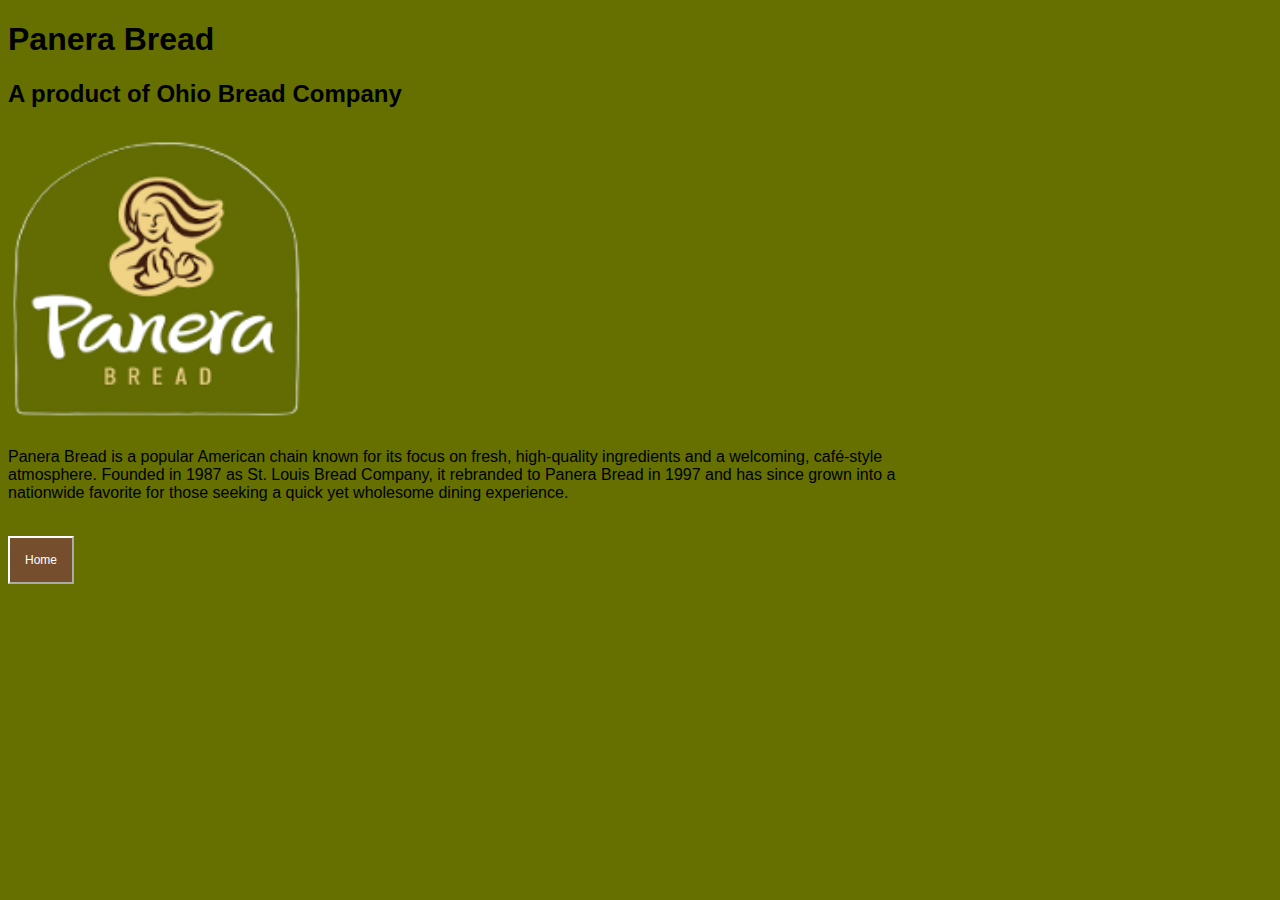
<file: index.html>
<!DOCTYPE html>
<html lang="en">
  <head>
    <meta charset="UTF-8">
    <meta name="viewport" content="width=device-width, initial-scale=1.0">
    <title>Panera Bread</title>
    <link rel="stylesheet" href="style.css">
  </head>
  <body>
    <h1>Panera Bread</h1>
    <h2>A product of Ohio Bread Company</h2>
    <img src="Panera logo bg remove.png" style="width: 300px; height: 300px;">
      <p>Panera Bread is a popular American chain known for its focus on fresh, high-quality ingredients and a welcoming, café-style atmosphere. Founded in 1987 as St. Louis Bread Company, it rebranded to Panera Bread in 1997 and has since grown into a nationwide favorite for those seeking a quick yet wholesome dining experience.</p>
    <br>
    <a href="menu.html">
      <button>Home</button>
    </a>
  </body>
</html>
</file>
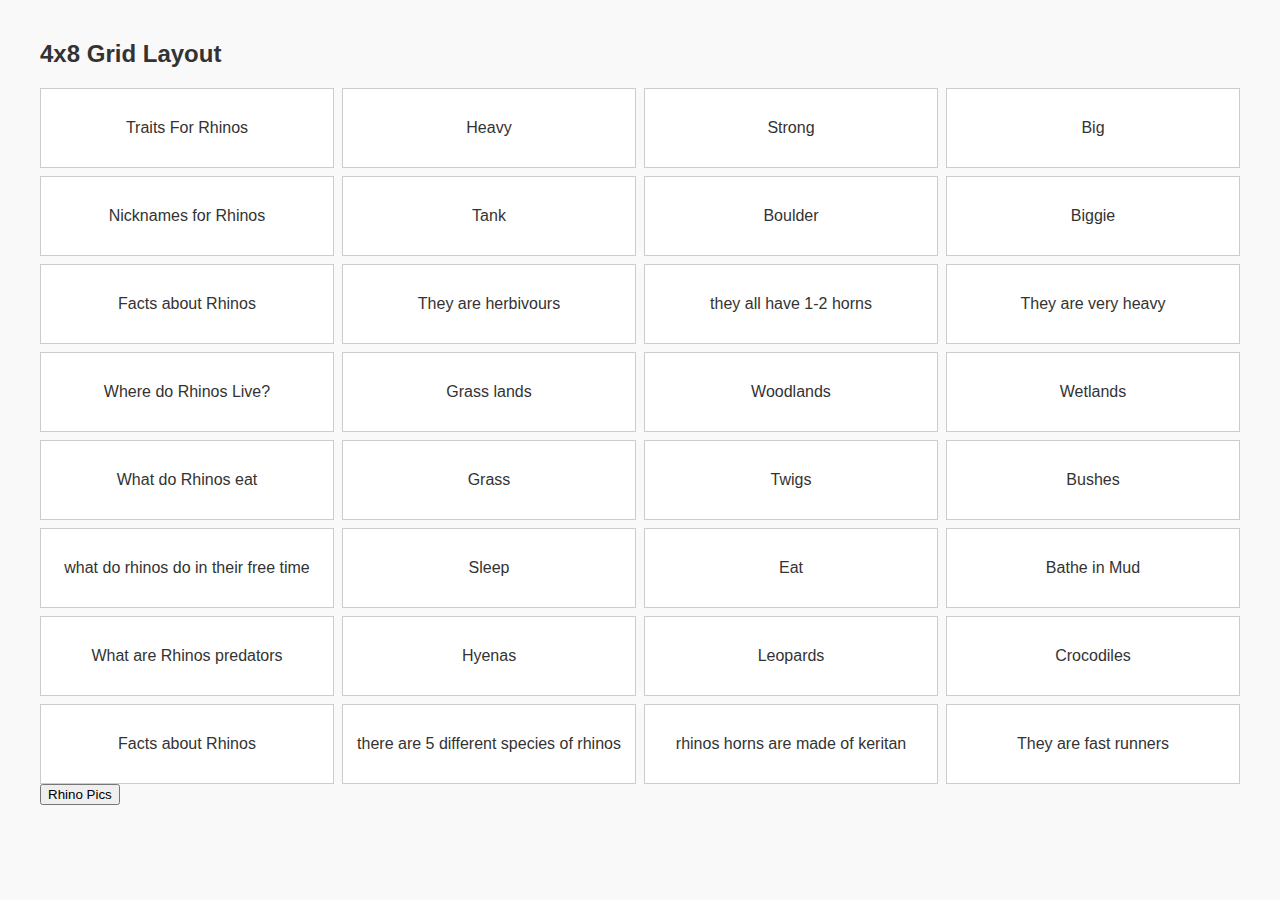
<file: boxes.html>
<!DOCTYPE html>
<html lang="en">
<head>
  <meta charset="UTF-8">
  <title>4x8 Grid Layout</title>
  <style>
    body {
      font-family: sans-serif;
      margin: 40px;
      background-color: #f9f9f9;
      color: #333;
    }

    .grid-container {
      display: grid;
      grid-template-columns: repeat(4, 1fr); /* 4 columns */
      grid-template-rows: repeat(8, 80px);   /* 8 rows */
      gap: 8px;
    }

    .grid-item {
      background-color: #fff;
      border: 1px solid #ccc;
      display: flex;
      align-items: center;
      justify-content: center;
      font-size: 16px;
    }
  </style>
</head>
<body>

  <h2>4x8 Grid Layout</h2>

  <div class="grid-container">
    <!-- 32 grid items: 4 columns x 8 rows -->
    <!-- You can generate this with a loop if needed -->
    <!-- Row 1 -->
    <div class="grid-item">Traits For Rhinos</div>
    <div class="grid-item">Heavy</div>
    <div class="grid-item">Strong</div>
    <div class="grid-item">Big</div>
    <!-- Row 2 -->
    <div class="grid-item">Nicknames for Rhinos</div>
    <div class="grid-item">Tank</div>
    <div class="grid-item">Boulder</div>
    <div class="grid-item">Biggie</div>
    <!-- Row 3 -->
    <div class="grid-item">Facts about Rhinos</div>
    <div class="grid-item">They are herbivours</div>
    <div class="grid-item">they all have 1-2 horns</div>
    <div class="grid-item">They are very heavy</div>
    <!-- Row 4 -->
    <div class="grid-item">Where do Rhinos Live?</div>
    <div class="grid-item">Grass lands</div>
    <div class="grid-item">Woodlands</div>
    <div class="grid-item">Wetlands</div>
    <!-- Row 5 -->
    <div class="grid-item">What do Rhinos eat</div>
    <div class="grid-item">Grass</div>
    <div class="grid-item">Twigs</div>
    <div class="grid-item">Bushes</div>
    <!-- Row 6 -->
    <div class="grid-item">what do rhinos do in their free time</div>
    <div class="grid-item">Sleep</div>
    <div class="grid-item">Eat</div>
    <div class="grid-item">Bathe in Mud</div>
    <!-- Row 7 -->
    <div class="grid-item">What are Rhinos predators</div>
    <div class="grid-item">Hyenas</div>
    <div class="grid-item">Leopards</div>
    <div class="grid-item">Crocodiles</div>
    <!-- Row 8 -->
    <div class="grid-item">Facts about Rhinos</div>
    <div class="grid-item">there are 5 different species of rhinos</div>
    <div class="grid-item">rhinos horns are made of keritan</div>
    <div class="grid-item">They are fast runners</div>
  </div>
   <a href="Rhino pics.html">
        <button>Rhino Pics</button>
        </a>
    </body>
</html>

</body>
</html>
</file>
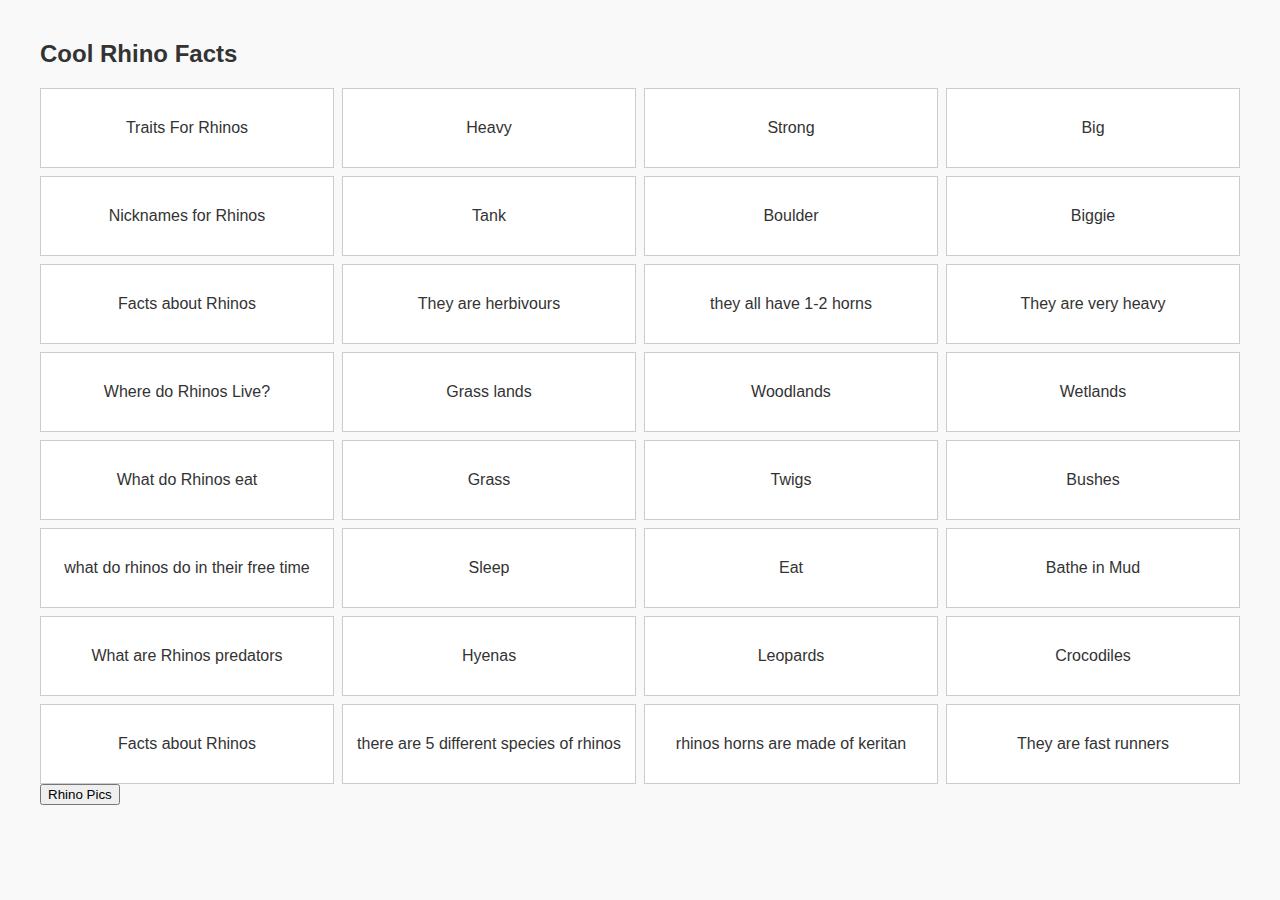
<file: final rhino.html>
<!DOCTYPE html>
<html lang="en">
<head>
  <meta charset="UTF-8">
  <title>Facts About Rhinos</title>
  <style>
    body {
      font-family: sans-serif;
      margin: 40px;
      background-color: #f9f9f9;
      color: #333;
    }

    .grid-container {
      display: grid;
      grid-template-columns: repeat(4, 1fr); /* 4 columns */
      grid-template-rows: repeat(8, 80px);   /* 8 rows */
      gap: 8px;
    }

    .grid-item {
      background-color: #fff;
      border: 1px solid #ccc;
      display: flex;
      align-items: center;
      justify-content: center;
      font-size: 16px;
    }
  </style>
</head>
<body>

  <h2>Cool Rhino Facts</h2>

  <div class="grid-container">
    <div class="grid-item">Traits For Rhinos</div>
    <div class="grid-item">Heavy</div>
    <div class="grid-item">Strong</div>
    <div class="grid-item">Big</div>
    <!-- Row 2 -->
    <div class="grid-item">Nicknames for Rhinos</div>
    <div class="grid-item">Tank</div>
    <div class="grid-item">Boulder</div>
    <div class="grid-item">Biggie</div>
    <!-- Row 3 -->
    <div class="grid-item">Facts about Rhinos</div>
    <div class="grid-item">They are herbivours</div>
    <div class="grid-item">they all have 1-2 horns</div>
    <div class="grid-item">They are very heavy</div>
    <!-- Row 4 -->
    <div class="grid-item">Where do Rhinos Live?</div>
    <div class="grid-item">Grass lands</div>
    <div class="grid-item">Woodlands</div>
    <div class="grid-item">Wetlands</div>
    <!-- Row 5 -->
    <div class="grid-item">What do Rhinos eat</div>
    <div class="grid-item">Grass</div>
    <div class="grid-item">Twigs</div>
    <div class="grid-item">Bushes</div>
    <!-- Row 6 -->
    <div class="grid-item">what do rhinos do in their free time</div>
    <div class="grid-item">Sleep</div>
    <div class="grid-item">Eat</div>
    <div class="grid-item">Bathe in Mud</div>
    <!-- Row 7 -->
    <div class="grid-item">What are Rhinos predators</div>
    <div class="grid-item">Hyenas</div>
    <div class="grid-item">Leopards</div>
    <div class="grid-item">Crocodiles</div>
    <!-- Row 8 -->
    <div class="grid-item">Facts about Rhinos</div>
    <div class="grid-item">there are 5 different species of rhinos</div>
    <div class="grid-item">rhinos horns are made of keritan</div>
    <div class="grid-item">They are fast runners</div>
  </div>
   <a href="Rhino pics.html">
        <button>Rhino Pics</button>
        </a>
    </body>
</html>

</body>
</html>
</file>
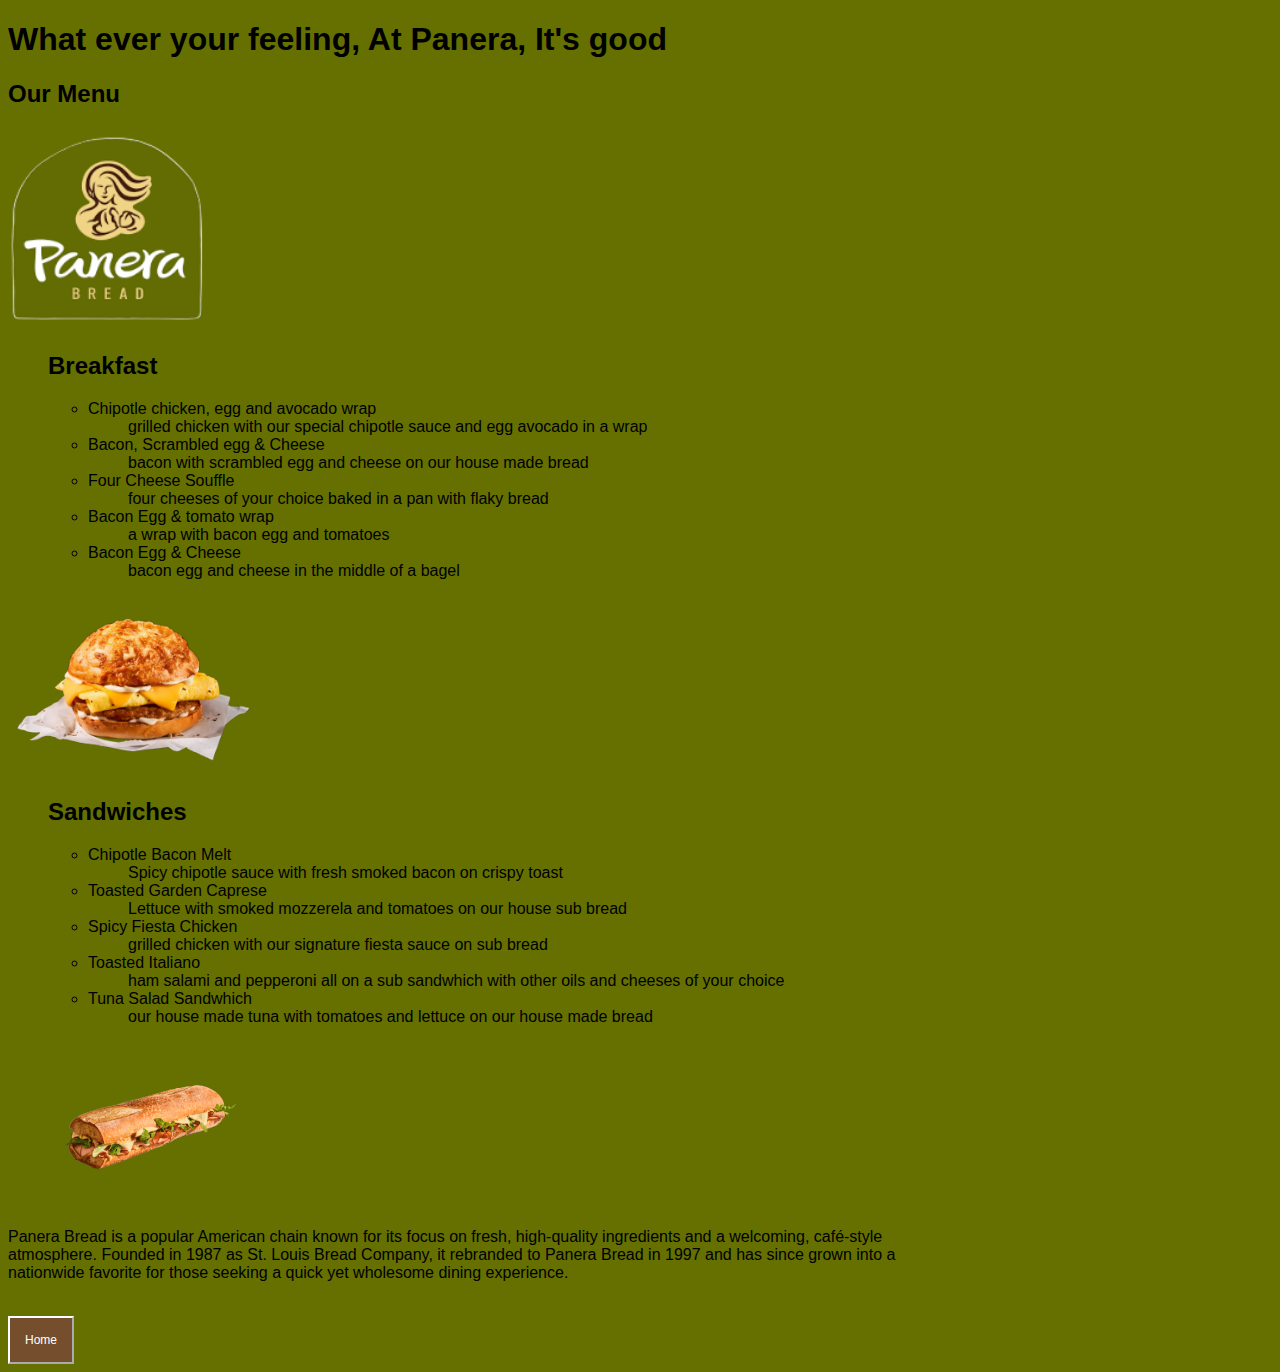
<file: menu.html>
<!DOCTYPE html>
<html lang="en">
<head>
    <meta charset="UTF-8">
    <meta name="viewport" content="width=device-width, initial-scale=1.0">
    <title>Panera Menu</title>
    <link rel="stylesheet" href="style.css">
</head>
<body>
  <h1>What ever your feeling, At Panera, It's good</h1>
  <h2>Our Menu</h2>
  <img src="Panera logo bg remove.png" style="width: 200px; height: 200px;">
  <ul>
    <h2>Breakfast</h2>
      <ul>
        <li>Chipotle chicken, egg and avocado wrap <ul>grilled chicken with our special chipotle sauce and egg avocado in a wrap</ul></li>
        <li>Bacon, Scrambled egg & Cheese<ul> bacon with scrambled egg and cheese on our house made bread</ul></li>
        <li>Four Cheese Souffle<ul> four cheeses of your choice baked in a pan with flaky bread</ul></li>
        <li>Bacon Egg & tomato wrap<ul> a wrap with bacon egg and tomatoes</ul></li>
        <li>Bacon Egg & Cheese<ul> bacon egg and cheese in the middle of a bagel</ul></li>
      </ul>
  </ul>
  <a href="https://www.panerabread.com/en-us/menu/categories/breakfast.html"/>
    <img src="panera food 3.png" style="width:250px;">
  </a>
  <ul>
    <h2>Sandwiches</h2>
      <ul>
        <li>Chipotle Bacon Melt<ul> Spicy chipotle sauce with fresh smoked bacon on crispy toast</ul></li>
        <li>Toasted Garden Caprese<ul> Lettuce with smoked mozzerela and tomatoes on our house sub bread</ul></li>
        <li>Spicy Fiesta Chicken<ul> grilled chicken with our signature fiesta sauce on sub bread</ul></li>
        <li>Toasted Italiano<ul> ham salami and pepperoni all on a sub sandwhich with other oils and cheeses of your choice</ul></li>
        <li>Tuna Salad Sandwhich<ul> our house made tuna with tomatoes and lettuce on our house made bread</ul></li>
      </ul>
    </li>
  </ul> 
  <a href=https://www.panerabread.com/content/panerabread_com/en-us/home.html>
    <img src="Panera food 2.png" style="width: 300px; height: 100%;"> 
  </a>
  <p>Panera Bread is a popular American chain known for its focus on fresh, high-quality ingredients and a welcoming, café-style atmosphere. Founded in 1987 as St. Louis Bread Company, it rebranded to Panera Bread in 1997 and has since grown into a nationwide favorite for those seeking a quick yet wholesome dining experience.</p>
  <br>
  <a href="index.html">
    <button>Home</button>
  </a>
  </body>
</html>
</file>
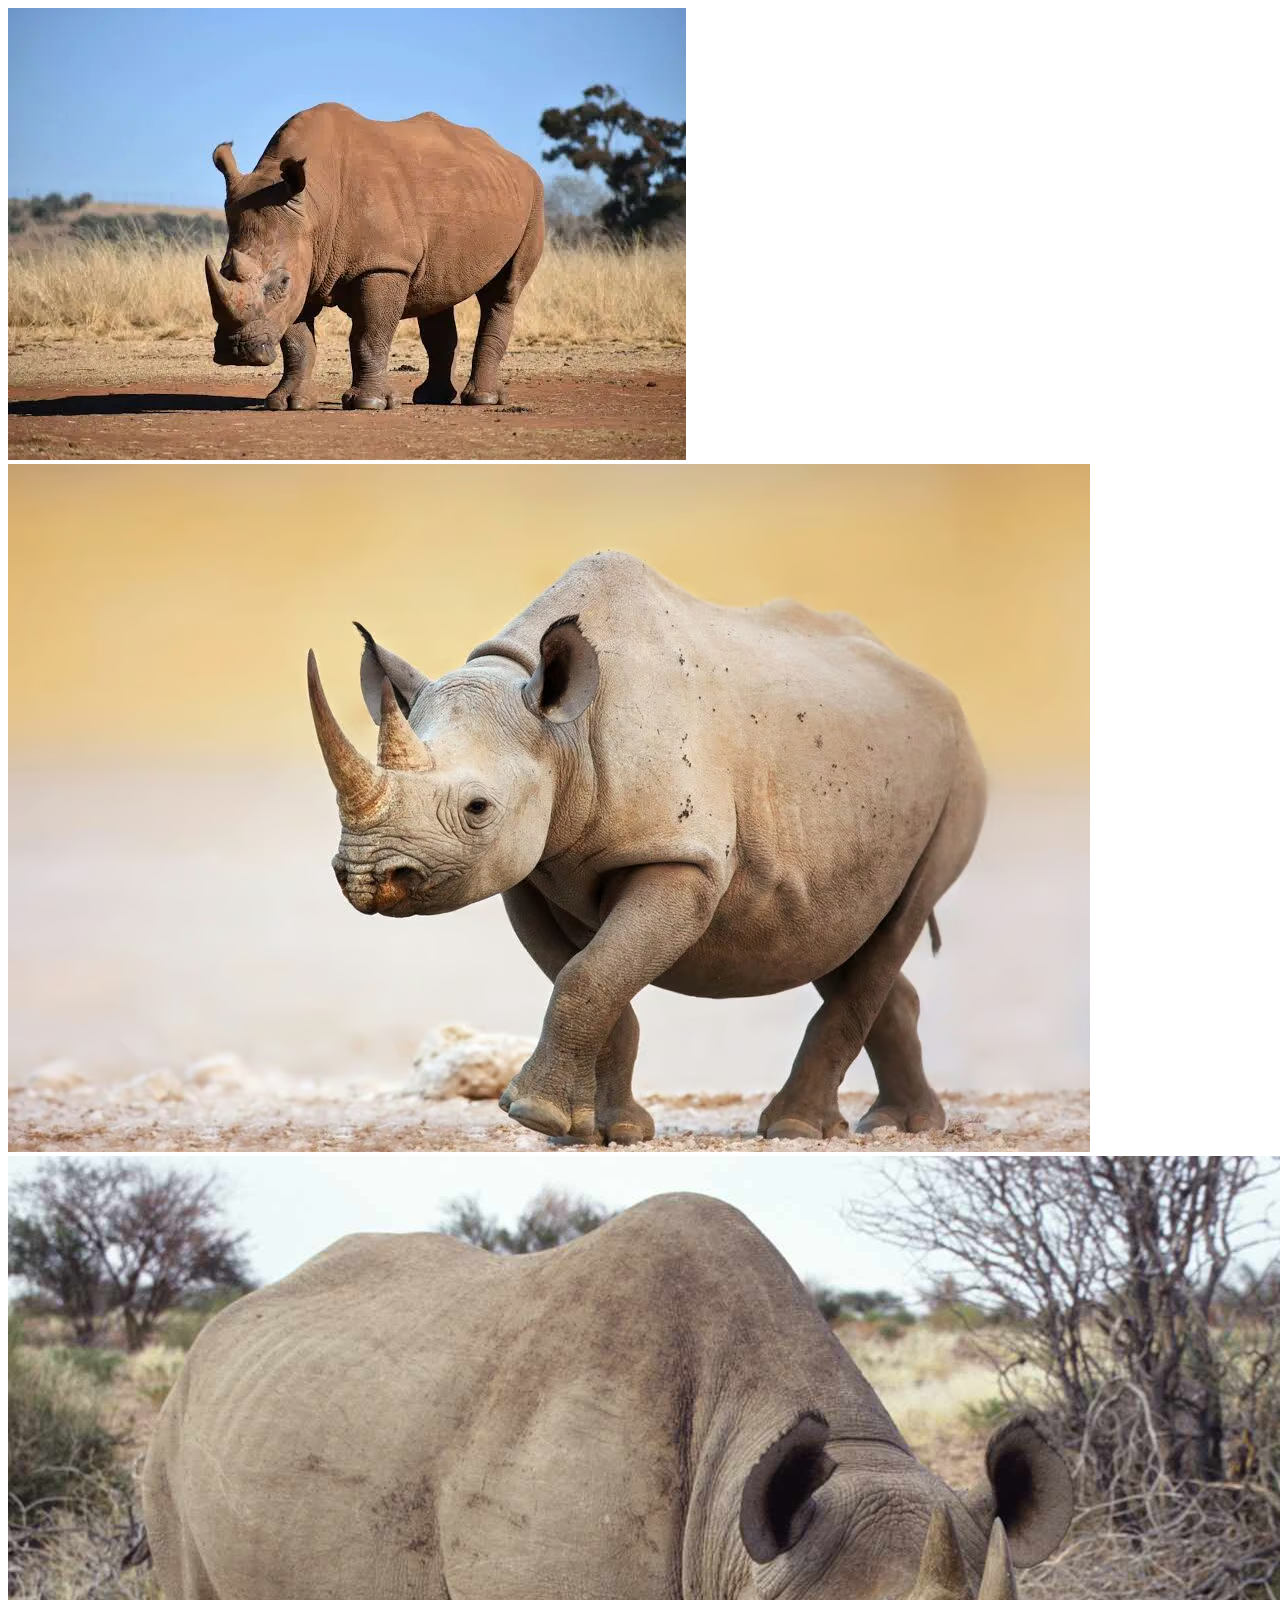
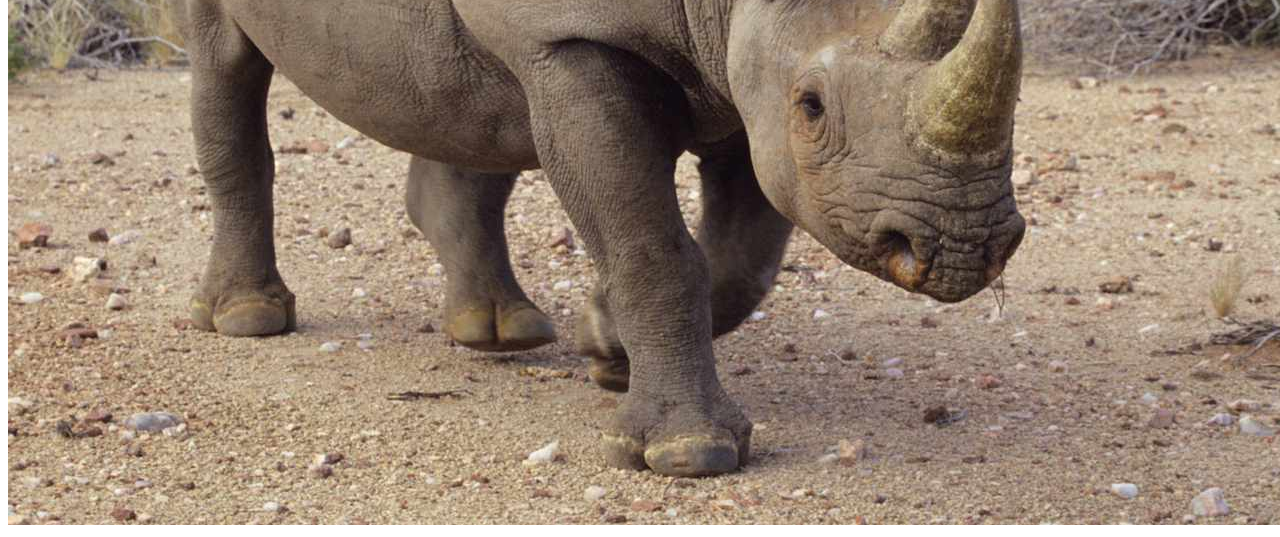
<file: Rhino pics.html>
<!doctype html>
<html>
    <head>
    <title>Rhinos</title>
</head>
<body>
    <a href="https://en.wikipedia.org/wiki/Rhinoceros"/>
            <img src="images.webp">
        </a>
        <a href="https://www.lindblomeagles.org/"/>
            <img src="rhino">
        </a>
            <img src="rhino sur ass.jpg"
    </body>
</html>
</file>
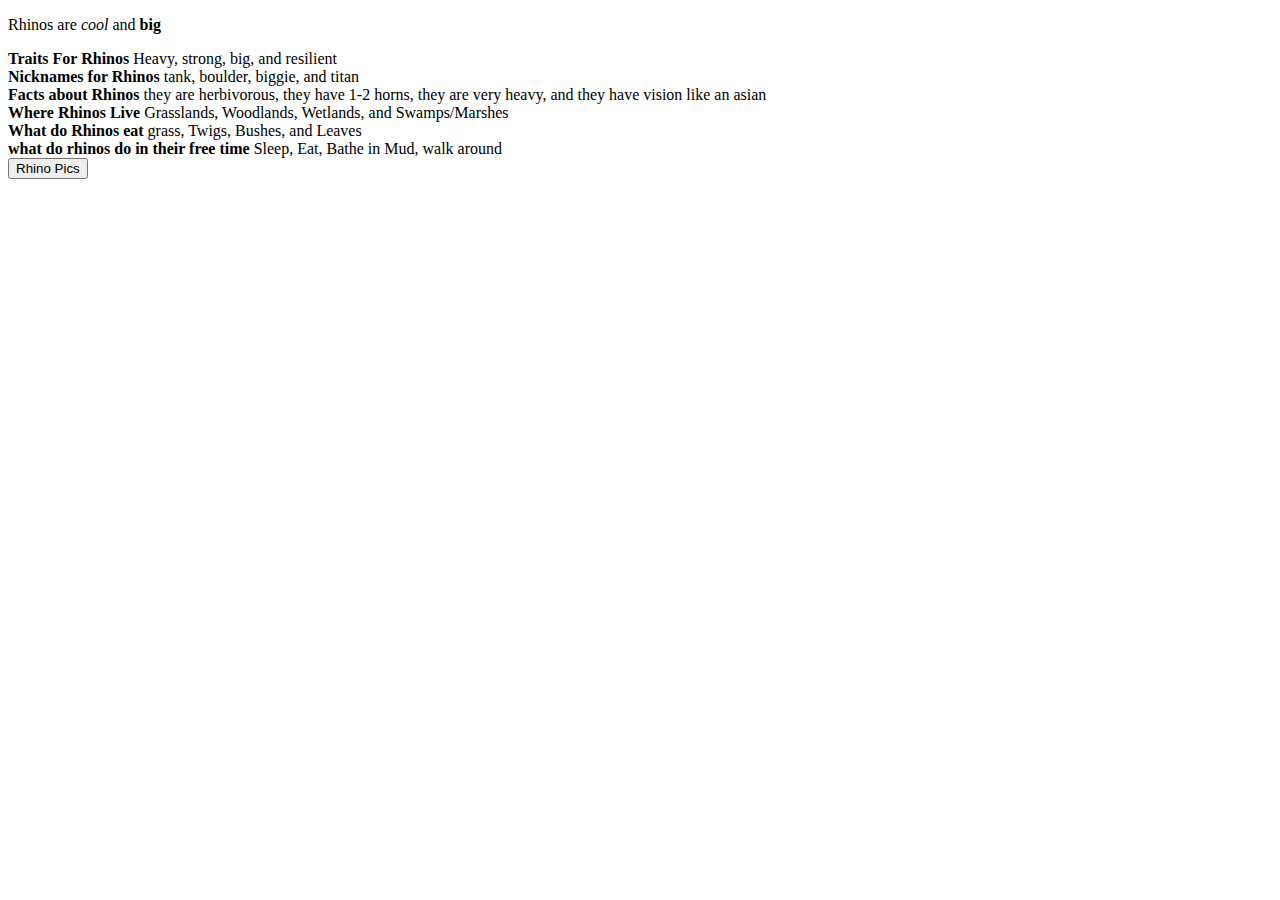
<file: Rhino.html>
<!doctype html>
<html>
    <head>
    <title>Rhinos</title>
</head>
<body>
    <p>Rhinos are <em>cool</em> and <strong>big</strong></p>
     <tr>
        <td><strong>Traits For Rhinos</strong></td>
        <td>Heavy,</td>
        <td>strong,</td>
        <td>big,</td>
        <td> and resilient</td>
    </tr>
    <BR>
    <tr>
        <td><strong>Nicknames for Rhinos</strong></td>
        <td>tank,</td>
        <td>boulder,</td>
        <td>biggie,</td>
        <td> and titan</td>
        <BR>
        </tr>

         <td><strong>Facts about Rhinos</strong></td>
        <td>they are herbivorous,</td>
        <td>they have 1-2 horns,</td>
        <td>they are very heavy,</td>
        <td> and they have vision like an asian</td>
        <BR>
        </tr>
        
        <td><strong>Where Rhinos Live</strong></td>
        <td>Grasslands,</td>
        <td>Woodlands,</td>
        <td>Wetlands,</td>
        <td> and Swamps/Marshes </td>
        <BR>
        </tr>

         <td><strong>What do Rhinos eat</strong></td>
        <td>grass,</td>
        <td>Twigs,</td>
        <td>Bushes,</td>
        <td> and Leaves </td>
        <BR>
        </tr>

         <td><strong>what do rhinos do in their free time</strong></td>
        <td>Sleep,</td>
        <td>Eat,</td>
        <td>Bathe in Mud,</td>
        <td> walk around </td>
        <BR>
        </tr>

        <a href="Rhino pics.html">
        <button>Rhino Pics</button>
        </a>
    </body>
</html>
</file>
<file: style.css>
body{
    background-color:#657000;
    font-family:Arial, Helvetica, sans-serif, serif ;
}
h1{
    font: size 24;
    font-family: Impact, Haettenschweiler, 'Arial Narrow Bold', sans-serif;
}
h2{
    font: size 18;
}

p{
    font: size 12;
    width:75%;
}
button{
    border-color:#ffffff;
    border-width:2px;
    color:#ffffff;
    background-color:#754F2D;
    font-size:12px;
    padding:15px 15px;
}
</file>
